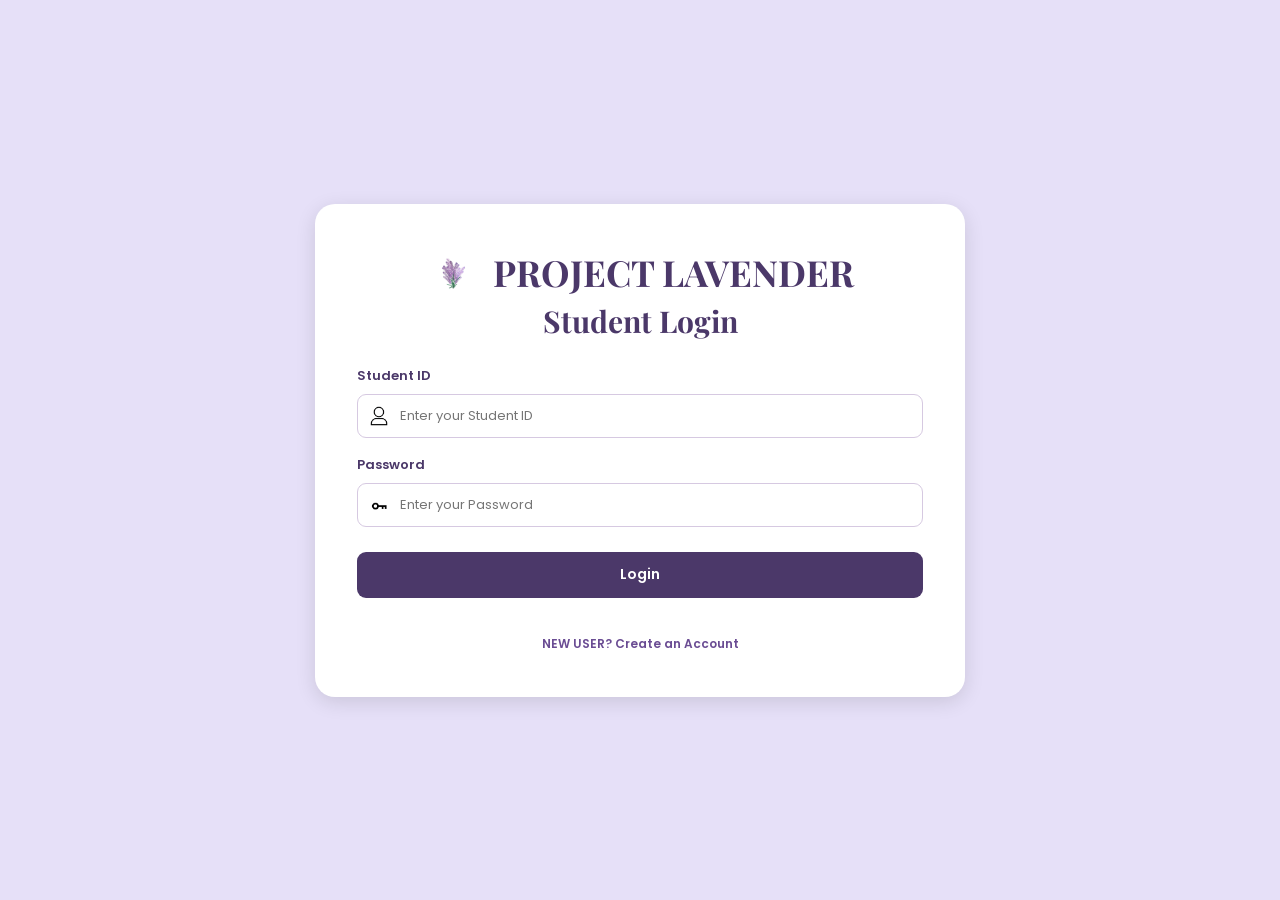
<file: index.html>
<!DOCTYPE html>
<html lang="en">

<head>
    <meta charset="UTF-8">
    <meta name="viewport" content="width=device-width, initial-scale=1.0">
    <meta name="theme-color" content="#E6E0F8">

    <title>Project Lavender - Student Login</title>

    <link href="https://fonts.googleapis.com/css2?family=Poppins:wght@400;500;600;700&family=Playfair+Display:wght@500;600;700&family=Cinzel:wght@500;600;700&display=swap" rel="stylesheet">

    <link rel="stylesheet" href="design.css">
</head>

<body class="welcome-body">

    <main class="welcome">

        <header class="welcome-header">

            <div class="welcome-title">
                <img src="flower lugo for user.png" alt="Project Lavender Logo">
                <h1>PROJECT LAVENDER</h1>
            </div>

            <p class="welcomeLogin-subtitle">
                Student Login
            </p>

        </header>

        <form id="welcomeForm" class="name-input">

            <div class="input-group">

                <label for="studentId">Student ID</label>

                <div class="input-box">
                    <img src="Login design lugo.png" alt="">

                    <input
                        type="text"
                        id="studentId"
                        name="studentId"
                        placeholder="Enter your Student ID"
                        autocomplete="username"
                        maxlength="100"
                        required
                    >
                </div>

            </div>

            <div class="input-group">

                <label for="password">Password</label>

                <div class="input-box input-box_2">
                    <img src="key login.png" alt="">

                    <input
                        type="password"
                        id="password"
                        name="password"
                        placeholder="Enter your Password"
                        autocomplete="current-password"
                        maxlength="100"
                        required
                    >
                </div>

            </div>

            <button type="submit" class="continue-btn">
                Login
            </button>

            <div class="createAccount">
                <a href="newAccount.html">
                    NEW USER? Create an Account
                </a>
            </div>

        </form>

    </main>

    <script src="main.js" defer></script>

</body>
</html>
</file>
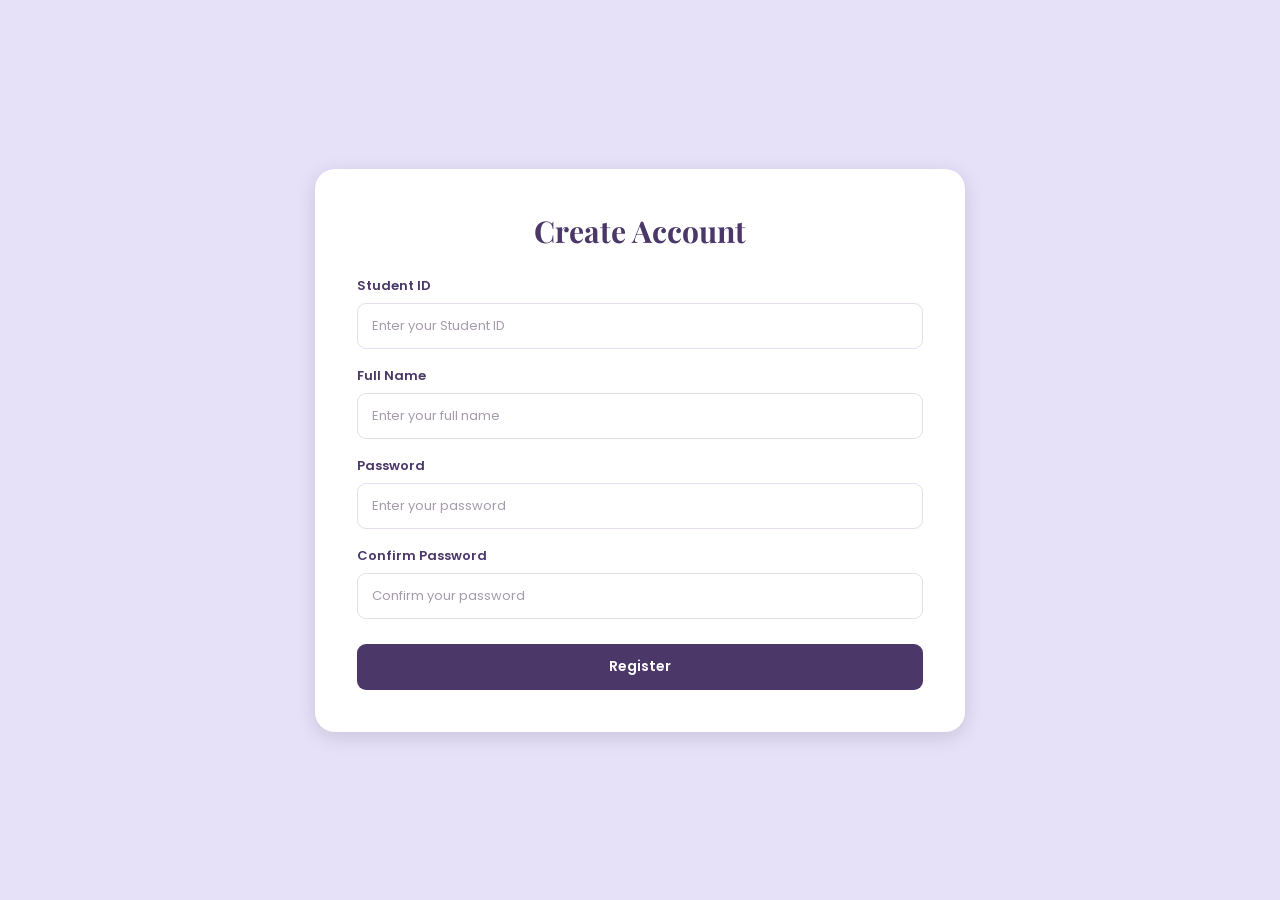
<file: newAccount.html>
<!DOCTYPE html>
<html lang="en">

<head>
    <meta charset="UTF-8">
    <meta name="viewport" content="width=device-width, initial-scale=1.0">
    <meta name="theme-color" content="#E6E0F8">

    <title>Project Lavender - Student Registration</title>

    <link href="https://fonts.googleapis.com/css2?family=Poppins:wght@400;500;600;700&family=Playfair+Display:wght@500;600;700&family=Cinzel:wght@500;600;700&display=swap" rel="stylesheet">

    <link rel="stylesheet" href="design.css">
</head>

<body class="welcome-body">

    <main class="welcome">

        <header class="welcome-header">
            <p class="welcomeLogin-subtitle">
                Create Account
            </p>
        </header>

        <form id="welcomeForm" class="name-input">

            <div class="Register_input-group">
                <label for="studentId">Student ID</label>

                <div class="Register_input-box">
                    <input
                        type="text"
                        id="studentId"
                        name="studentId"
                        placeholder="Enter your Student ID"
                        autocomplete="username"
                        maxlength="100"
                        required
                    >
                </div>
            </div>

            <div class="Register_input-group">
                <label for="fullName">Full Name</label>

                <div class="Register_input-box">
                    <input
                        type="text"
                        id="fullName"
                        name="fullName"
                        placeholder="Enter your full name"
                        autocomplete="name"
                        maxlength="100"
                        required
                    >
                </div>
            </div>

            <div class="Register_input-password">
                <label for="registerPassword">Password</label>

                <div class="Password">
                    <input
                        type="password"
                        id="registerPassword"
                        name="password"
                        placeholder="Enter your password"
                        autocomplete="new-password"
                        minlength="8"
                        maxlength="100"
                        required
                    >
                </div>
            </div>

            <div class="Register_input_confirmPassword">
                <label for="confirmPassword">Confirm Password</label>

                <div class="ConfirmPassword">
                    <input
                        type="password"
                        id="confirmPassword"
                        name="confirmPassword"
                        placeholder="Confirm your password"
                        autocomplete="new-password"
                        minlength="8"
                        maxlength="100"
                        required
                    >
                </div>
            </div>

            <button type="submit" class="continue-btn">
                Register
            </button>

        </form>

    </main>

    <script src="main.js" defer></script>

</body>
</html>
</file>
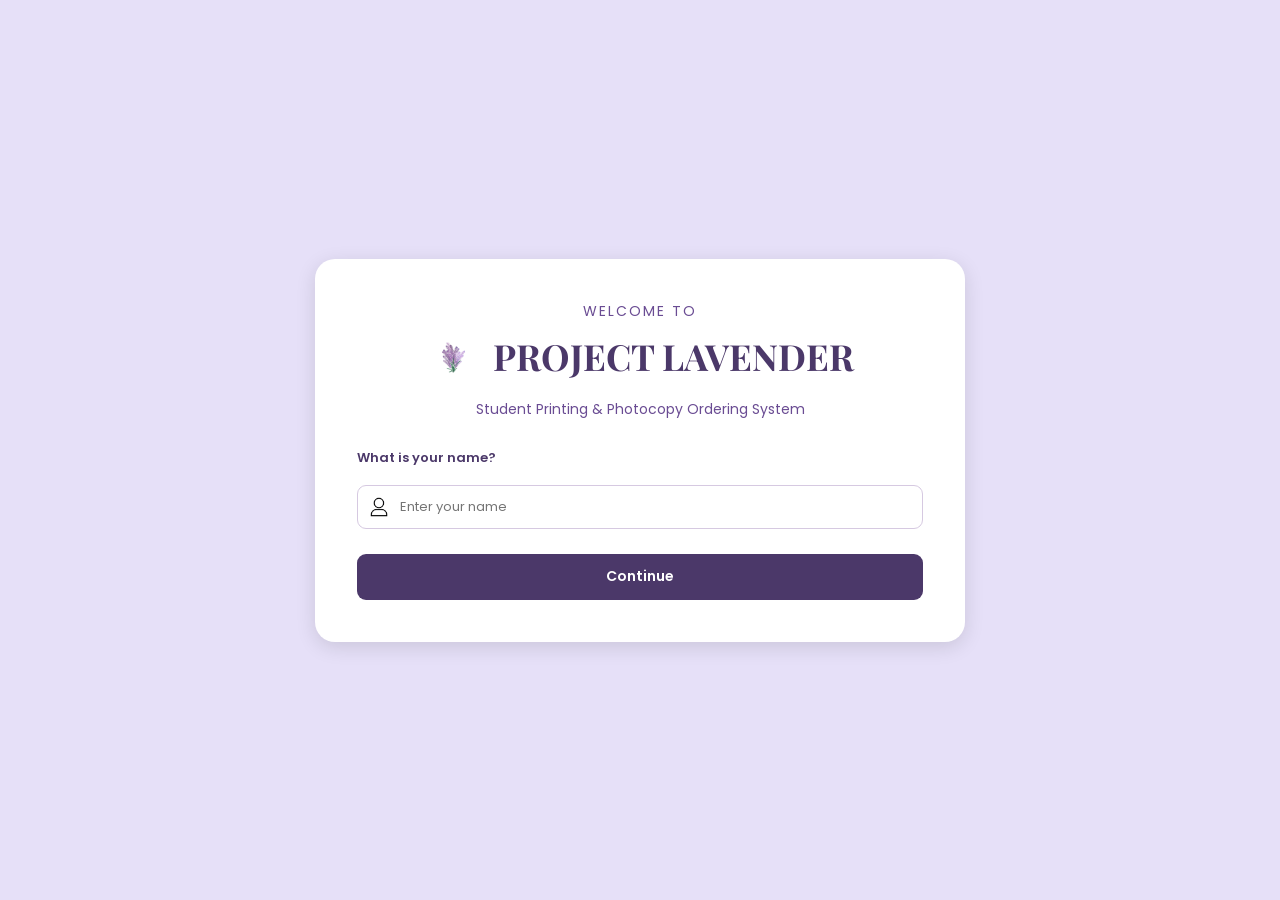
<file: welcome.html>
<!DOCTYPE html>
<html lang="en">
<head>
    <meta charset="UTF-8">
    <meta name="viewport" content="width=device-width, initial-scale=1.0">
    <meta name="theme-color" content="#E6E0F8">
    <title>Project Lavender - Welcome</title>

    <link href="https://fonts.googleapis.com/css2?family=Poppins:wght@400;500;600;700&family=Playfair+Display:wght@500;600;700&family=Cinzel:wght@500;600;700&display=swap" rel="stylesheet">
    <link rel="stylesheet" href="design.css">
</head>
<body class="welcome-body">

    <main class="welcome">
        <p class="welcome-eyebrow">WELCOME TO</p>

        <div class="welcome-title">
            <img src="flower lugo for user.png" alt="Project Lavender logo">
            <h1>PROJECT LAVENDER</h1>
        </div>

        <p class="welcome-subtitle">
            Student Printing &amp; Photocopy Ordering System
        </p>

        <form id="welcomeForm" class="name-input">
            <label for="name">What is your name?</label>

            <div class="input-box">
                <img src="Login design lugo.png" alt="">
                <input
                    type="text"
                    id="name"
                    name="name"
                    placeholder="Enter your name"
                    autocomplete="name"
                    maxlength="100"
                    required
                >
            </div>

            <button type="submit" class="continue-btn">
                Continue
            </button>
        </form>
    </main>

    <script src="main.js" defer></script>
</body>
</html>
</file>
<file: design.css>
*,
*::before,
*::after {
    box-sizing: border-box;
}

:root {
    --purple: #4B3869;
    --purple-light: #6A4C93;
    --lavender: #F4E3F6;
    --page: #F8F5FA;
    --text: #342A40;
    --muted: #81758E;
    --border: #E6DDED;
    --white: #FFFFFF;
}

body {
    margin: 0;
    color: var(--text);
    font-family: "Poppins", sans-serif;
    background: var(--page);
}

a {
    color: inherit;
}

.welcome-body {
    min-height: 100vh;
    display: grid;
    place-items: center;
    padding: 24px;
    background: #E6E0F8;
}

.welcome {
    width: min(650px, 100%);
    padding: clamp(24px, 5vw, 42px);
    text-align: center;
    background: var(--white);
    border-radius: 20px;
    box-shadow: 0 5px 20px rgba(0, 0, 0, .12);
}

.welcome-eyebrow {
    margin: 0 0 8px;
    color: var(--purple-light);
    font-size: 14px;
    letter-spacing: 2px;
}

.welcome-title {
    display: flex;
    align-items: center;
    justify-content: center;
    gap: 12px;
}

.welcome-title img {
    width: 55px;
    height: 55px;
    object-fit: contain;
}

.welcome-title h1 {
    margin: 0;
    color: var(--purple);
    font: 700 clamp(23px, 5vw, 36px)/1.2 "Playfair Display", serif;
}

.welcome-subtitle {
    margin: 14px 0 28px;
    color: var(--purple-light);
    font-size: 14px;
}

.name-input {
    display: flex;
    flex-direction: column;
    align-items: stretch;
    gap: 10px;
    text-align: left;
}

.name-input label,
.form-field label,
.status-form label {
    color: var(--purple);
    font-size: 13px;
    font-weight: 600;
}

.input-box {
    position: relative;
}

.input-box img {
    position: absolute;
    left: 12px;
    top: 50%;
    width: 20px;
    height: 20px;
    transform: translateY(-50%);
    object-fit: contain;
}

.input-box input,
.form-field input,
.form-field select,
.status-form input {
    width: 100%;
    min-height: 44px;
    padding: 11px 12px;
    border: 1px solid #D6C9E1;
    border-radius: 9px;
    background: white;
    color: var(--text);
    font: 13px "Poppins", sans-serif;
}

.input-box input {
    padding-left: 42px;
}

.continue-btn,
.primary-button,
.primary-link,
.secondary-button {
    display: inline-flex;
    align-items: center;
    justify-content: center;
    min-height: 42px;
    padding: 10px 18px;
    border: 0;
    border-radius: 9px;
    background: var(--purple);
    color: white;
    font: 600 13px "Poppins", sans-serif;
    text-decoration: none;
    cursor: pointer;
}

.continue-btn:hover,
.primary-button:hover,
.primary-link:hover {
    background: var(--purple-light);
}

.app-layout {
    display: grid;
    grid-template-columns: 220px minmax(0, 1fr);
    min-height: 100vh;
    max-width: 1440px;
    margin: 0 auto;
    background: var(--lavender);
}

.sidebar {
    display: flex;
    flex-direction: column;
    min-height: 100vh;
    padding: 28px 14px 16px;
    background: var(--purple);
    color: white;
}

.brand {
    display: flex;
    align-items: center;
    justify-content: flex-start;
    gap: 10px;

    position: relative;
    left: -20px;
    top: 0;

    margin: 4px 0 42px;
    padding: 0;
    width: 100%;

    color: white;
    text-decoration: none;
}


.brand img {
    position: relative;
    left: 17px;
    top: 0;


    width: 42px;
    height: 42px;
    object-fit: contain;
    flex-shrink: 0;
}

.brand span {
    display: flex;
    flex-direction: column;
    line-height: 1.3;
}


.brand small {
    font-family: "Cinzel", serif;
    font-size: 12px;
    font-weight: 600;
}

.brand strong {
    font-family: "Cinzel", serif;
    font-size: 15px;
    font-weight: 700;
}

.nav-menu {
    display: flex;
    flex-direction: column;
    gap: 5px;
}

.nav-menu a {
    display: flex;
    align-items: center;
    gap: 11px;
    min-height: 42px;
    padding: 9px 11px;
    border-radius: 8px;
    color: white;
    text-decoration: none;
    font-size: 13px;
}

.nav-menu a img {
    width: 20px;
    height: 20px;
    object-fit: contain;
    flex-shrink: 0;
}

.nav-menu a:hover,
.nav-menu a.active {
    background: var(--purple-light);
}

.student-account {
    display: flex;
    align-items: center;
    gap: 10px;
    margin-top: auto;
    padding: 18px 4px 4px;
    border-top: 1px solid rgba(255, 255, 255, .22);
    overflow-wrap: anywhere;
}

.student-avatar,
.profile-avatar {
    display: grid;
    place-items: center;
    width: 38px;
    height: 38px;
    border-radius: 50%;
    background: #E6E0F8;
    color: var(--purple);
    font-weight: 700;
    flex-shrink: 0;
}

.student-account span:last-child {
    display: flex;
    flex-direction: column;
    min-width: 0;
}

.student-account strong {
    font-size: 12px;
    overflow-wrap: anywhere;
}

.student-account small {
    color: #D8CCE8;
    font-size: 10px;
}

.main-area {
    display: flex;
    flex-direction: column;
    min-width: 0;
    background: var(--lavender);
}

.topbar {
    display: flex;
    justify-content: space-between;
    align-items: center;
    gap: 16px;
    min-height: 70px;
    padding: 16px 26px;
    background: white;
}

.topbar p {
    margin: 0;
    font-size: 12px;
}

.topbar p a {
    color: var(--purple-light);
}

.topbar-label {
    font-size: 11px;
    text-align: right;
}

.page-content {
    flex: 1;
    width: 100%;
    padding: 30px;
}

.page-heading {
    margin-bottom: 24px;
}

.page-heading h1 {
    margin: 0;
    color: var(--purple);
    font-size: clamp(22px, 3vw, 28px);
    font-weight: 600;
}

.page-heading p {
    margin: 7px 0 0;
    color: var(--muted);
    font-size: 13px;
}

.summary-grid {
    display: grid;
    grid-template-columns: repeat(2, minmax(0, 1fr));
    gap: 16px;
    margin-bottom: 22px;
}

.summary-card {
    display: flex;
    align-items: center;
    gap: 14px;
    min-width: 0;
    padding: 20px;
    border: 1px solid var(--border);
    border-radius: 12px;
    background: white;
}

.summary-card img {
    width: 36px;
    height: 36px;
    object-fit: contain;
}

.summary-card div {
    display: flex;
    flex-direction: column;
    gap: 4px;
}

.summary-card span,
.muted-label {
    color: var(--muted);
    font-size: 12px;
}

.summary-card strong {
    color: var(--purple);
    font-size: 23px;
}

.panel {
    padding: 24px;
    border: 1px solid var(--border);
    border-radius: 14px;
    background: white;
    box-shadow: 0 4px 14px rgba(75, 56, 105, .04);
}

.section-heading {
    display: flex;
    justify-content: space-between;
    align-items: center;
    gap: 16px;
    margin-bottom: 20px;
}

.section-heading h2 {
    margin: 0;
    color: var(--purple);
    font-size: 18px;
}

.section-heading p {
    margin: 5px 0 0;
    color: var(--muted);
    font-size: 12px;
}

.text-link {
    color: var(--purple-light);
    font-size: 12px;
    text-decoration: none;
    white-space: nowrap;
}

.table-wrap {
    width: 100%;
    overflow-x: auto;
}

table {
    width: 100%;
    border-collapse: collapse;
    text-align: left;
}

th,
td {
    padding: 13px 10px;
    border-bottom: 1px solid #F0EAF4;
    font-size: 12px;
}

th {
    background: #FAF7FC;
    color: var(--muted);
    font-weight: 600;
}

td {
    color: #5D5269;
}

.empty-state {
    padding: 24px 10px;
    color: var(--muted);
    text-align: center;
}

.primary-link {
    margin-top: 20px;
}

.order-form {
    display: grid;
    grid-template-columns: repeat(2, minmax(0, 1fr));
    gap: 20px;
}

.form-field {
    display: flex;
    flex-direction: column;
    gap: 8px;
    min-width: 0;
}

.full-width {
    grid-column: 1 / -1;
}

.form-field small {
    color: var(--muted);
    font-size: 11px;
}

.form-actions {
    display: flex;
    align-items: center;
    flex-wrap: wrap;
    gap: 14px;
}

#orderResult {
    margin: 0;
    font-size: 12px;
    font-weight: 600;
}

#orderResult.success {
    color: #28794D;
}

#orderResult.fail {
    color: #B42318;
}

.status-form {
    display: flex;
    flex-direction: column;
    gap: 9px;
    max-width: 620px;
}

.search-row {
    display: flex;
    align-items: stretch;
    gap: 10px;
}

.search-row input {
    flex: 1;
    min-width: 0;
}

.status-result {
    margin-top: 20px;
    padding: 15px;
    border-radius: 9px;
    background: #F5EFF9;
    color: var(--purple);
    font-size: 13px;
    overflow-wrap: anywhere;
}

.status-steps {
    display: grid;
    grid-template-columns: repeat(4, minmax(0, 1fr));
    gap: 12px;
    margin-top: 26px;
}

.status-step {
    text-align: center;
    color: var(--muted);
    font-size: 11px;
}

.status-step span {
    display: grid;
    place-items: center;
    width: 36px;
    height: 36px;
    margin: 0 auto 8px;
    border-radius: 50%;
    background: #E6E0F8;
    color: var(--purple);
    font-weight: 700;
}

.status-step p {
    margin: 0;
}

.profile-panel {
    display: flex;
    align-items: center;
    gap: 16px;
    flex-wrap: wrap;
}

.profile-avatar {
    width: 56px;
    height: 56px;
    font-size: 20px;
}

.profile-panel h2 {
    margin: 4px 0 0;
    color: var(--purple);
    font-size: 20px;
}

.secondary-button {
    margin-left: auto;
    background: #EEE6F5;
    color: var(--purple);
}

.page-footer {
    padding: 16px 24px;
    background: white;
    color: var(--muted);
    text-align: center;
    font-size: 11px;
}

@media (max-width: 850px) {
    .app-layout {
        grid-template-columns: 190px minmax(0, 1fr);
    }

    .sidebar {
        padding-inline: 10px;
    }

    .brand strong {
        font-size: 15px;
    }

    .page-content {
        padding: 22px;
    }

    .topbar {
        padding-inline: 20px;
    }

    .topbar-label {
        max-width: 48%;
    }
}

@media (max-width: 620px) {
    .app-layout {
        grid-template-columns: 68px minmax(0, 1fr);
    }

    .sidebar {
        padding: 18px 7px 12px;
    }

    .brand {
        margin-bottom: 32px;
    }

    .brand img {
        width: 42px;
        height: 42px;
    }

    .brand span,
    .student-account span:last-child {
        display: none;
    }

    .nav-menu a {
        justify-content: center;
        padding: 10px 5px;
        font-size: 0;
    }

    .nav-menu a img {
        width: 22px;
        height: 22px;
    }

    .student-account {
        justify-content: center;
        padding-inline: 0;
    }

    .student-avatar {
        width: 34px;
        height: 34px;
    }

    .topbar {
        align-items: flex-start;
        flex-direction: column;
        gap: 6px;
        padding: 14px;
    }

    .topbar-label {
        max-width: none;
        text-align: left;
    }

    .page-content {
        padding: 16px 12px;
    }

    .panel {
        padding: 16px;
    }

    .summary-grid,
    .order-form {
        grid-template-columns: minmax(0, 1fr);
    }

    .full-width {
        grid-column: auto;
    }

    .section-heading {
        align-items: flex-start;
        flex-direction: column;
    }

    .search-row {
        flex-direction: column;
    }

    .status-steps {
        grid-template-columns: repeat(2, minmax(0, 1fr));
    }

    .form-actions {
        align-items: flex-start;
        flex-direction: column;
    }

    .secondary-button {
        margin-left: 0;
    }
}


.delete-selected-btn {
    margin-top: 15px;
    padding: 10px 18px;
    background: #dc3545;
    color: white;
    border: none;
    border-radius: 8px;
    font-family: "Poppins", sans-serif;
    font-size: 13px;
    cursor: pointer;
}

.delete-selected-btn:hover {
    background: #b02a37;
}

.select-order {
    cursor: pointer;
}



.table-actions {
    display: flex;
    justify-content: flex-end;
    margin-top: 15px;
}

.delete-selected-btn {
    padding: 10px 18px;
    background: #dc3545;
    color: white;
    border: none;
    border-radius: 8px;
    font-family: "Poppins", sans-serif;
    font-size: 13px;
    cursor: pointer;
}

.delete-selected-btn:hover {
    background: #b02a37;
}













.welcome-header {
    margin-bottom: 25px;
}

.welcomeLogin-subtitle {
    margin: 12px 0 25px;
    color: var(--purple-light);
    font-size: 20px;
}

.input-group {
    display: flex;
    flex-direction: column;
    gap: 8px;
}

.createAccount {
    margin-top: 15px;
    text-align: center;
}

.createAccount a {
    color: var(--purple-light);
    font-size: 12px;
    font-weight: 600;
    text-decoration: none;
}

.createAccount a:hover {
    color: var(--purple);
    text-decoration: underline;
}

























.welcome-header {
    margin-bottom: 25px;
}

.welcomeLogin-subtitle {
    margin: 0;
    color: var(--purple);
    font-family: "Playfair Display", serif;
    font-size: clamp(23px, 4vw, 30px);
    font-weight: 700;
}

.name-input {
    display: flex;
    flex-direction: column;
    gap: 17px;
    width: 100%;
    text-align: left;
}

.Register_input-group,
.Register_input-password,
.Register_input_confirmPassword {
    display: flex;
    flex-direction: column;
    gap: 7px;
    width: 100%;
}

.Register_input-group label,
.Register_input-password label,
.Register_input_confirmPassword label {
    color: var(--purple);
    font-size: 13px;
    font-weight: 600;
}

.Register_input-box,
.Password,
.ConfirmPassword {
    width: 100%;
}

.Register_input-box input,
.Password input,
.ConfirmPassword input {
    display: block;
    width: 100%;
    min-height: 46px;
    padding: 12px 14px;
    border: 1px solid var(--border);
    border-radius: 9px;
    outline: none;
    background: #FFFFFF;
    color: var(--text);
    font-family: "Poppins", sans-serif;
    font-size: 13px;
    transition: border-color 0.2s, box-shadow 0.2s;
}

.Register_input-box input::placeholder,
.Password input::placeholder,
.ConfirmPassword input::placeholder {
    color: #A69BAC;
}

.Register_input-box input:focus,
.Password input:focus,
.ConfirmPassword input:focus {
    border-color: var(--purple-light);
    box-shadow: 0 0 0 3px rgba(106, 76, 147, 0.12);
}

.name-input .continue-btn {
    width: 100%;
    min-height: 46px;
    margin-top: 8px;
    border-radius: 9px;
    background: var(--purple);
    color: white;
    font-family: "Poppins", sans-serif;
    font-size: 14px;
    font-weight: 600;
    transition: background 0.2s, transform 0.2s;
}

.name-input .continue-btn:hover {
    background: var(--purple-light);
}

.name-input .continue-btn:active {
    transform: scale(0.98);
}

/* ==============================
   REGISTRATION RESPONSIVENESS
============================== */

@media (max-width: 620px) {
    .welcome-body {
        padding: 16px;
    }

    .welcome {
        width: 100%;
        padding: 25px 20px;
        border-radius: 16px;
    }

    .welcome-header {
        margin-bottom: 22px;
    }

    .name-input {
        gap: 15px;
    }

    .Register_input-box input,
    .Password input,
    .ConfirmPassword input {
        min-height: 44px;
        font-size: 13px;
    }
}









.profile-details {
    display: flex;
    flex-direction: column;
    gap: 4px;
    min-width: 0;
}

.profile-details h2 {
    overflow-wrap: anywhere;
}

@media (max-width: 620px) {
    .profile-panel {
        align-items: flex-start;
        flex-direction: column;
    }

    .profile-panel .secondary-button {
        width: 100%;
    }
}

















.profile-container {
    width: 100%;
    max-width: 600px;
    margin: 0 auto;
}

.profile-header {
    display: flex;
    flex-direction: column;
    align-items: center;
    text-align: center;
    padding: 20px 0 25px;
    border-bottom: 1px solid #E6DDED;
}

.profile-header .profile-avatar {
    width: 95px;
    height: 95px;
    display: flex;
    align-items: center;
    justify-content: center;
    margin-bottom: 15px;
    background: #4B3869;
    color: white;
    border-radius: 50%;
    font-size: 36px;
    font-weight: 700;
}

.profile-header h2 {
    margin: 5px 0;
    color: #342A40;
    font-size: 21px;
}

.profile-header p {
    margin: 0;
    color: #81758E;
    font-size: 13px;
}

.profile-container .profile-details {
    display: flex;
    flex-direction: column;
    gap: 15px;
    margin: 25px 0;
}

.profile-info {
    padding: 16px 18px;
    background: #F8F5FA;
    border: 1px solid #E6DDED;
    border-radius: 10px;
}

.profile-info > span:first-child {
    color: #81758E;
    font-size: 12px;
    font-weight: 500;
}

.profile-info p {
    margin: 7px 0 0;
    color: #342A40;
    font-size: 15px;
    font-weight: 600;
}

.account-status {
    display: flex;
    align-items: center;
    gap: 8px;
}

.status-dot {
    width: 9px;
    height: 9px;
    display: inline-block;
    background: #999;
    border-radius: 50%;
}

.status-dot.online {
    background: #22A06B;
}

.profile-container #changeName {
    width: 100%;
    margin-top: 5px;
}

@media (max-width: 600px) {
    .profile-container {
        max-width: 100%;
    }

    .profile-header .profile-avatar {
        width: 80px;
        height: 80px;
        font-size: 30px;
    }
}
</file>
